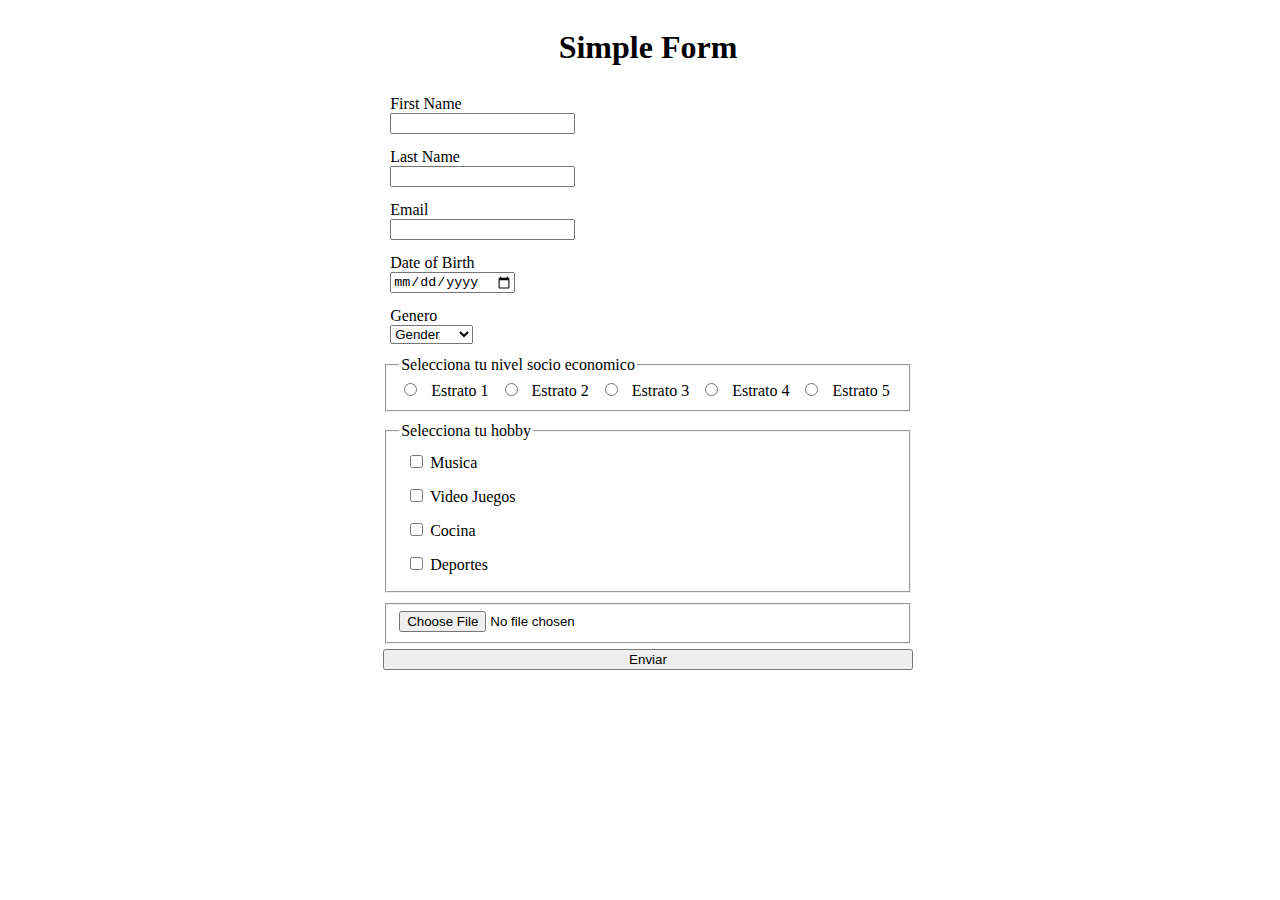
<file: 5-flexbox/index.html>
<!DOCTYPE html>
<html lang="en">
  <head>
    <meta charset="UTF-8" />
    <meta name="viewport" content="width=device-width, initial-scale=1.0" />
    <link rel="stylesheet" href="styles.css" />
    <title>Html Form</title>
  </head>
  <body>
    <header><h1>Simple Form</h1></header>
    <main>
      <form>
        <label for="name"
          >First Name <br />
          <input type="text" name="first-name" id="fn" required />
        </label>
        <label for="lastname">
          Last Name <br />
          <input type="text" name="lastname" required
        /></label>
        <label for="email">
          Email <br />
          <input type="email" name="email" required
        /></label>
        <label for="dateOfBirth">
          Date of Birth <br />
          <input type="date" name="date" required
        /></label>

        <label for="gender">
          Genero <br />
          <select name="gender">
            <option value="default">Gender</option>
            <option value="Femenino">Femenino</option>
            <option value="Masculino">Masculino</option>
          </select>
        </label>

        <fieldset>
          <legend>Selecciona tu nivel socio economico</legend>
          <input type="radio" name="estrato" required />
          <label for="estrato1"> Estrato 1 </label>
          <input type="radio" name="" id="estrato2" required />
          <label for="estrato2"> Estrato 2</label>
          <input type="radio" name="" id="estrato3" required />
          <label for="estrato3"> Estrato 3</label>
          <input type="radio" name="" id="estrato4" required />
          <label for="estrato4"> Estrato 4</label>
          <input type="radio" name="" id="estrato5" required />
          <label for="estrato5"> Estrato 5</label>
        </fieldset>
        <fieldset class="hobbies">
          <legend>Selecciona tu hobby</legend>
          <label for="hobby1">
            <input type="checkbox" name="hobby1" id="hobby1" required />
            Musica</label
          >
          <label for="hobby2"
            ><input type="checkbox" name="hobby2" id="hobby2" required /> Video
            Juegos</label
          >
          <label for="hobby3"
            ><input type="checkbox" name="hobby3" id="hobby3" required />
            Cocina</label
          >
          <label for="hobby4"
            ><input type="checkbox" name="hobby4" id="hobby4" required />
            Deportes</label
          >
        </fieldset>
        <fieldset>
          <input type="file" name="searchFile" id="searchFile" required />
        </fieldset>
        <button type="submit">Enviar</button>
      </form>
    </main>
  </body>
</html>
</file>
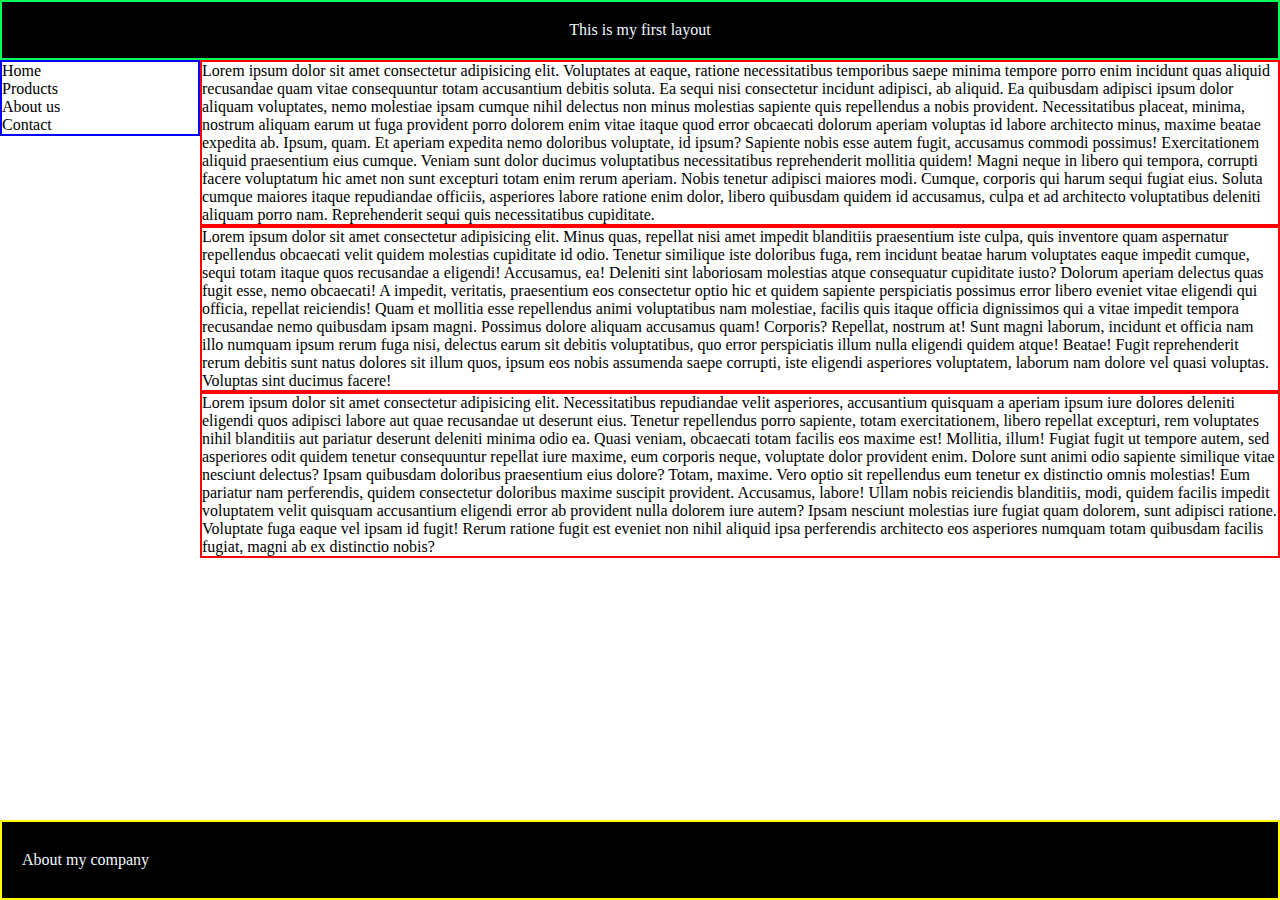
<file: 2-positioning/positioning.html>
<!DOCTYPE html>
<html lang="en">
  <head>
    <meta charset="UTF-8" />
    <meta name="viewport" content="width=device-width, initial-scale=1.0" />
    <link rel="stylesheet" href="styles.css" />
    <title>Positioning</title>
  </head>
  <body>
    <header>This is my first layout</header>
    <div class="wrapper">
      <nav>
        <ul>
          <li>Home</li>
          <li>Products</li>
          <li>About us</li>
          <li>Contact</li>
        </ul>
      </nav>
      <main>
        <section>
          Lorem ipsum dolor sit amet consectetur adipisicing elit. Voluptates at
          eaque, ratione necessitatibus temporibus saepe minima tempore porro
          enim incidunt quas aliquid recusandae quam vitae consequuntur totam
          accusantium debitis soluta. Ea sequi nisi consectetur incidunt
          adipisci, ab aliquid. Ea quibusdam adipisci ipsum dolor aliquam
          voluptates, nemo molestiae ipsam cumque nihil delectus non minus
          molestias sapiente quis repellendus a nobis provident. Necessitatibus
          placeat, minima, nostrum aliquam earum ut fuga provident porro dolorem
          enim vitae itaque quod error obcaecati dolorum aperiam voluptas id
          labore architecto minus, maxime beatae expedita ab. Ipsum, quam. Et
          aperiam expedita nemo doloribus voluptate, id ipsum? Sapiente nobis
          esse autem fugit, accusamus commodi possimus! Exercitationem aliquid
          praesentium eius cumque. Veniam sunt dolor ducimus voluptatibus
          necessitatibus reprehenderit mollitia quidem! Magni neque in libero
          qui tempora, corrupti facere voluptatum hic amet non sunt excepturi
          totam enim rerum aperiam. Nobis tenetur adipisci maiores modi. Cumque,
          corporis qui harum sequi fugiat eius. Soluta cumque maiores itaque
          repudiandae officiis, asperiores labore ratione enim dolor, libero
          quibusdam quidem id accusamus, culpa et ad architecto voluptatibus
          deleniti aliquam porro nam. Reprehenderit sequi quis necessitatibus
          cupiditate.
        </section>
        <section>
          Lorem ipsum dolor sit amet consectetur adipisicing elit. Minus quas,
          repellat nisi amet impedit blanditiis praesentium iste culpa, quis
          inventore quam aspernatur repellendus obcaecati velit quidem molestias
          cupiditate id odio. Tenetur similique iste doloribus fuga, rem
          incidunt beatae harum voluptates eaque impedit cumque, sequi totam
          itaque quos recusandae a eligendi! Accusamus, ea! Deleniti sint
          laboriosam molestias atque consequatur cupiditate iusto? Dolorum
          aperiam delectus quas fugit esse, nemo obcaecati! A impedit,
          veritatis, praesentium eos consectetur optio hic et quidem sapiente
          perspiciatis possimus error libero eveniet vitae eligendi qui officia,
          repellat reiciendis! Quam et mollitia esse repellendus animi
          voluptatibus nam molestiae, facilis quis itaque officia dignissimos
          qui a vitae impedit tempora recusandae nemo quibusdam ipsam magni.
          Possimus dolore aliquam accusamus quam! Corporis? Repellat, nostrum
          at! Sunt magni laborum, incidunt et officia nam illo numquam ipsum
          rerum fuga nisi, delectus earum sit debitis voluptatibus, quo error
          perspiciatis illum nulla eligendi quidem atque! Beatae! Fugit
          reprehenderit rerum debitis sunt natus dolores sit illum quos, ipsum
          eos nobis assumenda saepe corrupti, iste eligendi asperiores
          voluptatem, laborum nam dolore vel quasi voluptas. Voluptas sint
          ducimus facere!
        </section>
        <section>
          Lorem ipsum dolor sit amet consectetur adipisicing elit.
          Necessitatibus repudiandae velit asperiores, accusantium quisquam a
          aperiam ipsum iure dolores deleniti eligendi quos adipisci labore aut
          quae recusandae ut deserunt eius. Tenetur repellendus porro sapiente,
          totam exercitationem, libero repellat excepturi, rem voluptates nihil
          blanditiis aut pariatur deserunt deleniti minima odio ea. Quasi
          veniam, obcaecati totam facilis eos maxime est! Mollitia, illum!
          Fugiat fugit ut tempore autem, sed asperiores odit quidem tenetur
          consequuntur repellat iure maxime, eum corporis neque, voluptate dolor
          provident enim. Dolore sunt animi odio sapiente similique vitae
          nesciunt delectus? Ipsam quibusdam doloribus praesentium eius dolore?
          Totam, maxime. Vero optio sit repellendus eum tenetur ex distinctio
          omnis molestias! Eum pariatur nam perferendis, quidem consectetur
          doloribus maxime suscipit provident. Accusamus, labore! Ullam nobis
          reiciendis blanditiis, modi, quidem facilis impedit voluptatem velit
          quisquam accusantium eligendi error ab provident nulla dolorem iure
          autem? Ipsam nesciunt molestias iure fugiat quam dolorem, sunt
          adipisci ratione. Voluptate fuga eaque vel ipsam id fugit! Rerum
          ratione fugit est eveniet non nihil aliquid ipsa perferendis
          architecto eos asperiores numquam totam quibusdam facilis fugiat,
          magni ab ex distinctio nobis?
        </section>
      </main>
    </div>
    <footer>About my company</footer>
  </body>
</html>
</file>
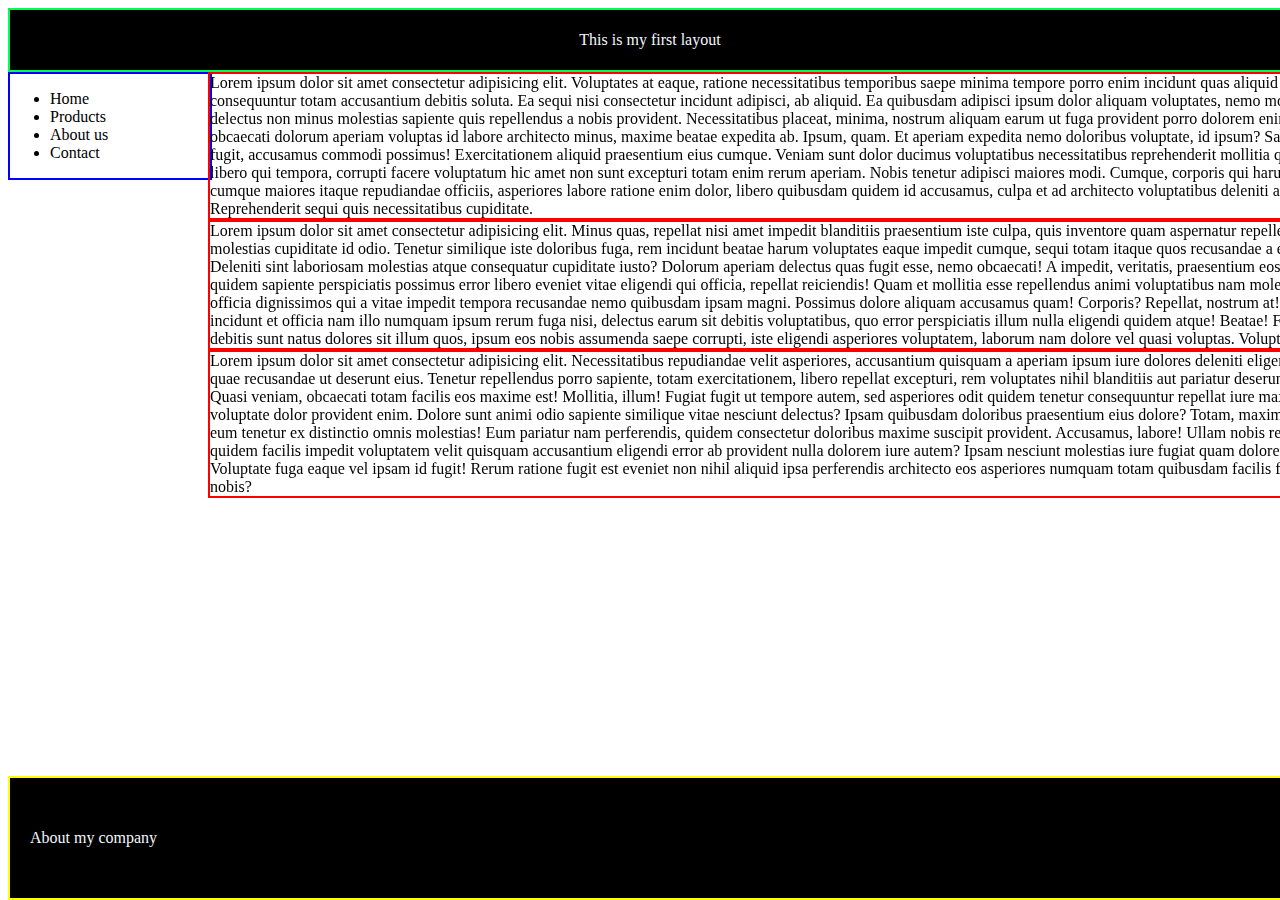
<file: 3-box-model/box-model.html>
<!DOCTYPE html>
<html lang="en">
  <head>
    <meta charset="UTF-8" />
    <meta name="viewport" content="width=device-width, initial-scale=1.0" />
    <link rel="stylesheet" href="styles.css" />
    <title>Box Model</title>
  </head>
  <body>
    <header>This is my first layout</header>
    <div class="wrapper">
      <nav>
        <ul>
          <li>Home</li>
          <li>Products</li>
          <li>About us</li>
          <li>Contact</li>
        </ul>
      </nav>
      <main>
        <section>
          Lorem ipsum dolor sit amet consectetur adipisicing elit. Voluptates at
          eaque, ratione necessitatibus temporibus saepe minima tempore porro
          enim incidunt quas aliquid recusandae quam vitae consequuntur totam
          accusantium debitis soluta. Ea sequi nisi consectetur incidunt
          adipisci, ab aliquid. Ea quibusdam adipisci ipsum dolor aliquam
          voluptates, nemo molestiae ipsam cumque nihil delectus non minus
          molestias sapiente quis repellendus a nobis provident. Necessitatibus
          placeat, minima, nostrum aliquam earum ut fuga provident porro dolorem
          enim vitae itaque quod error obcaecati dolorum aperiam voluptas id
          labore architecto minus, maxime beatae expedita ab. Ipsum, quam. Et
          aperiam expedita nemo doloribus voluptate, id ipsum? Sapiente nobis
          esse autem fugit, accusamus commodi possimus! Exercitationem aliquid
          praesentium eius cumque. Veniam sunt dolor ducimus voluptatibus
          necessitatibus reprehenderit mollitia quidem! Magni neque in libero
          qui tempora, corrupti facere voluptatum hic amet non sunt excepturi
          totam enim rerum aperiam. Nobis tenetur adipisci maiores modi. Cumque,
          corporis qui harum sequi fugiat eius. Soluta cumque maiores itaque
          repudiandae officiis, asperiores labore ratione enim dolor, libero
          quibusdam quidem id accusamus, culpa et ad architecto voluptatibus
          deleniti aliquam porro nam. Reprehenderit sequi quis necessitatibus
          cupiditate.
        </section>
        <section>
          Lorem ipsum dolor sit amet consectetur adipisicing elit. Minus quas,
          repellat nisi amet impedit blanditiis praesentium iste culpa, quis
          inventore quam aspernatur repellendus obcaecati velit quidem molestias
          cupiditate id odio. Tenetur similique iste doloribus fuga, rem
          incidunt beatae harum voluptates eaque impedit cumque, sequi totam
          itaque quos recusandae a eligendi! Accusamus, ea! Deleniti sint
          laboriosam molestias atque consequatur cupiditate iusto? Dolorum
          aperiam delectus quas fugit esse, nemo obcaecati! A impedit,
          veritatis, praesentium eos consectetur optio hic et quidem sapiente
          perspiciatis possimus error libero eveniet vitae eligendi qui officia,
          repellat reiciendis! Quam et mollitia esse repellendus animi
          voluptatibus nam molestiae, facilis quis itaque officia dignissimos
          qui a vitae impedit tempora recusandae nemo quibusdam ipsam magni.
          Possimus dolore aliquam accusamus quam! Corporis? Repellat, nostrum
          at! Sunt magni laborum, incidunt et officia nam illo numquam ipsum
          rerum fuga nisi, delectus earum sit debitis voluptatibus, quo error
          perspiciatis illum nulla eligendi quidem atque! Beatae! Fugit
          reprehenderit rerum debitis sunt natus dolores sit illum quos, ipsum
          eos nobis assumenda saepe corrupti, iste eligendi asperiores
          voluptatem, laborum nam dolore vel quasi voluptas. Voluptas sint
          ducimus facere!
        </section>
        <section>
          Lorem ipsum dolor sit amet consectetur adipisicing elit.
          Necessitatibus repudiandae velit asperiores, accusantium quisquam a
          aperiam ipsum iure dolores deleniti eligendi quos adipisci labore aut
          quae recusandae ut deserunt eius. Tenetur repellendus porro sapiente,
          totam exercitationem, libero repellat excepturi, rem voluptates nihil
          blanditiis aut pariatur deserunt deleniti minima odio ea. Quasi
          veniam, obcaecati totam facilis eos maxime est! Mollitia, illum!
          Fugiat fugit ut tempore autem, sed asperiores odit quidem tenetur
          consequuntur repellat iure maxime, eum corporis neque, voluptate dolor
          provident enim. Dolore sunt animi odio sapiente similique vitae
          nesciunt delectus? Ipsam quibusdam doloribus praesentium eius dolore?
          Totam, maxime. Vero optio sit repellendus eum tenetur ex distinctio
          omnis molestias! Eum pariatur nam perferendis, quidem consectetur
          doloribus maxime suscipit provident. Accusamus, labore! Ullam nobis
          reiciendis blanditiis, modi, quidem facilis impedit voluptatem velit
          quisquam accusantium eligendi error ab provident nulla dolorem iure
          autem? Ipsam nesciunt molestias iure fugiat quam dolorem, sunt
          adipisci ratione. Voluptate fuga eaque vel ipsam id fugit! Rerum
          ratione fugit est eveniet non nihil aliquid ipsa perferendis
          architecto eos asperiores numquam totam quibusdam facilis fugiat,
          magni ab ex distinctio nobis?
        </section>
      </main>
    </div>
    <footer>About my company</footer>
  </body>
</html>
</file>
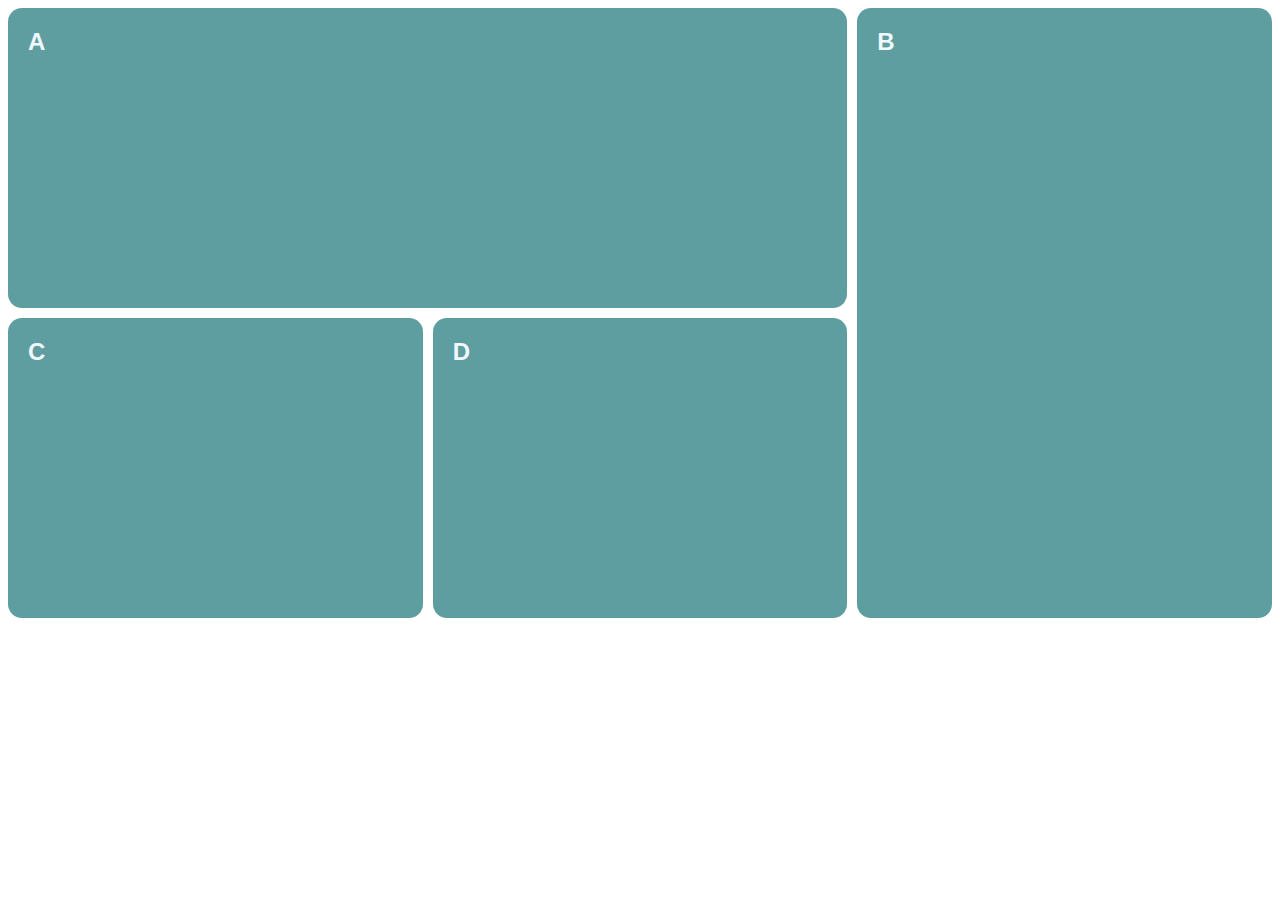
<file: 4-css-grid/grid.html>
<!DOCTYPE html>
<html lang="en">
  <head>
    <meta charset="UTF-8" />
    <meta http-equiv="X-UA-Compatible" content="IE=edge" />
    <meta name="viewport" content="width=device-width, initial-scale=1.0" />
    <link rel="stylesheet" href="styles.css" />
    <title>Grid</title>
  </head>
  <body class="grid">
    <div class="item item1">A</div>
    <div class="item item2">B</div>
    <div class="item item3">C</div>
    <div class="item item4">D</div>
  </body>
</html>
</file>
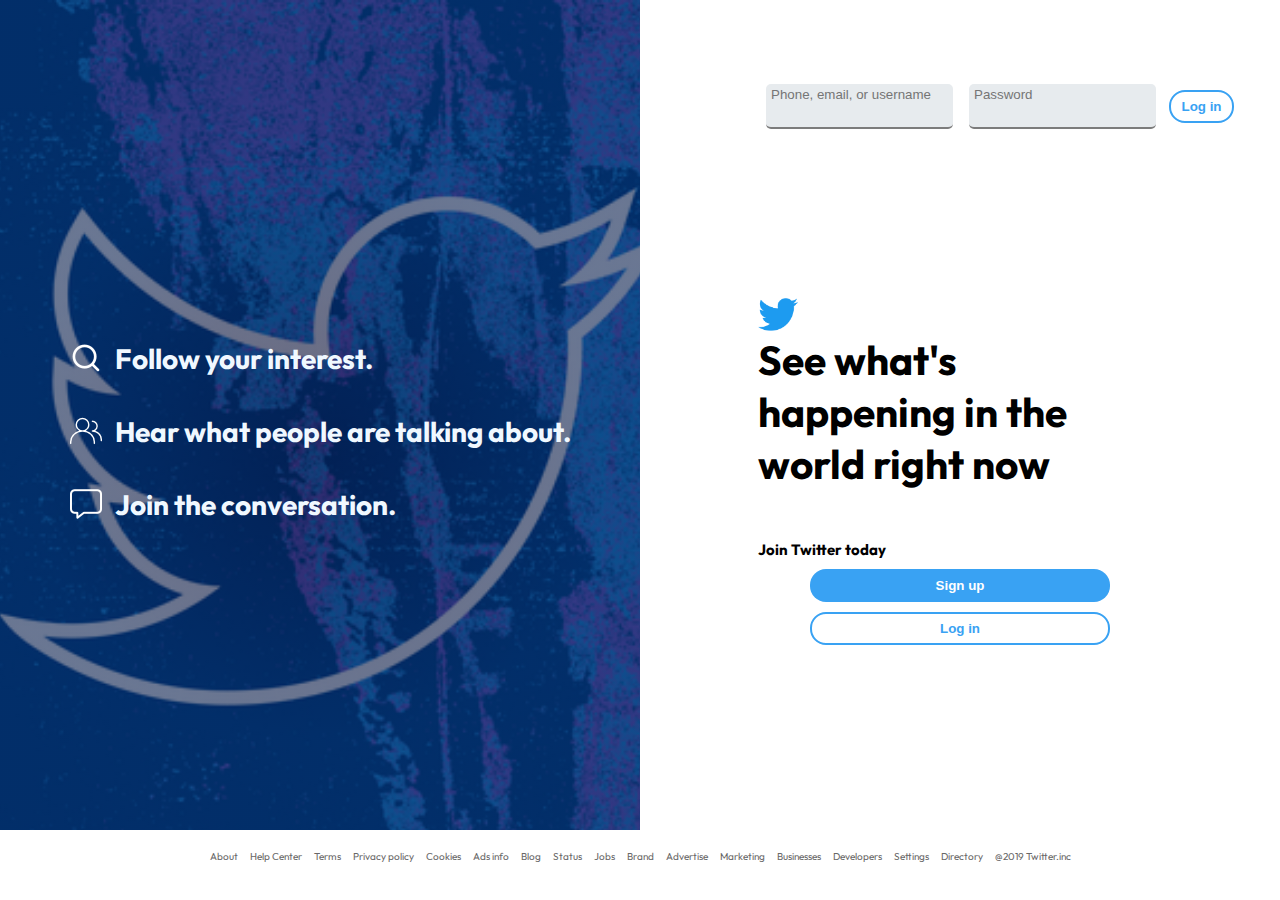
<file: 7-layouts/layouts.html>
<!DOCTYPE html>
<html lang="en">
  <head>
    <meta charset="UTF-8" />
    <meta http-equiv="X-UA-Compatible" content="IE=edge" />
    <meta name="viewport" content="width=device-width, initial-scale=1.0" />
    <link rel="preconnect" href="https://fonts.googleapis.com" />
    <link rel="preconnect" href="https://fonts.gstatic.com" crossorigin />
    <link
      href="https://fonts.googleapis.com/css2?family=Inter:wght@100;300;400;700&family=Outfit:wght@200;400;600&display=swap"
      rel="stylesheet"
    />
    <link rel="stylesheet" href="styles.css" />
    <title>Twitter</title>
  </head>
  <body>
    <main>
      <section class="login">
        <div class="login__main">
          <div class="login-optional">
            <form class="login-optional__form">
              <input
                type="text"
                name="user"
                placeholder="Phone, email, or username"
                class="login-optional__form-input"
              />
              <input
                type="password"
                name="password"
                placeholder="Password"
                class="login-optional__form-input"
              />
              <button class="button--login button">Log in</button>
            </form>
          </div>
          <div class="login__icon">
            <img src="./assets/icont-twitter.png" alt="Twitter Icon" />
          </div>
          <h1 class="login__title">
            See what's happening in the world right now
          </h1>
          <div class="login__button">
            <h2>Join Twitter today</h2>

            <button class="button--signup button">Sign up</button>
            <button class="button--login button">Log in</button>
          </div>
        </div>
      </section>
      <section class="description">
        <div class="description__wrapper">
          <ul class="description__list">
            <li class="description__list--item">
              <img src="./assets/search.png" alt="Icon search" />
              <h3>Follow your interest.</h3>
            </li>
            <li class="description__list--item">
              <img src="./assets/user.png" alt="Icon users" />
              <h3>Hear what people are talking about.</h3>
            </li>
            <li class="description__list--item">
              <img src="./assets/message.png" alt="Icon message" />
              <h3>Join the conversation.</h3>
            </li>
          </ul>
        </div>
      </section>
    </main>
    <footer class="footer">
      <section class="footer__buttons">
        <button class="button--signup button">Sign up</button>
        <button class="button--login button">Log in</button>
      </section>
      <div class="footer__links">
        <a href="#" class="link" target="_blank">About</a>
        <a href="#" class="link" target="_blank">Help Center</a>
        <a href="#" class="link" target="_blank">Terms</a>
        <a href="#" class="link" target="_blank">Privacy policy</a>
        <a href="#" class="link" target="_blank">Cookies</a>
        <a href="#" class="link" target="_blank">Ads info</a>
        <a href="#" class="link" target="_blank">Blog</a>
        <a href="#" class="link" target="_blank">Status</a>
        <a href="#" class="link" target="_blank">Jobs</a>
        <a href="#" class="link" target="_blank">Brand</a>
        <a href="#" class="link" target="_blank">Advertise</a>
        <a href="#" class="link" target="_blank">Marketing</a>
        <a href="#" class="link" target="_blank">Businesses</a>
        <a href="#" class="link" target="_blank">Developers</a>
        <a href="#" class="link" target="_blank">Settings</a>
        <a href="#" class="link" target="_blank">Directory</a>
        <a href="#" class="link" target="_blank">@2019 Twitter.inc</a>
      </div>
    </footer>
  </body>
</html>
</file>
<file: 5-flexbox/styles.css>
body {
  display: flex;
  flex-direction: column;
  justify-content: center;
  align-items: center;
  width: 100%;
}
form {
  display: flex;
  flex-direction: column;
}
label {
  margin: 7px;
}
.hobbies {
  display: flex;
  flex-direction: column;
}
fieldset {
  margin-block: 5px;
}

@media screen and (min-width: 320px) {
  body {
    background-color: blue;
    color: white;
  }
}

@media screen and (min-width: 600px) {
  body {
    background-color: green;
    color: black;
  }
}

@media screen and (min-width: 1023px) {
  body {
    background-color: white;
    color: black;
  }
}
</file>
<file: 2-positioning/styles.css>
* {
  box-sizing: border-box;
  margin: 0;
  padding: 0;
}

header {
  position: sticky;
  display: flex;
  align-items: center;
  justify-content: center;
  top: 0px;
  border: 2px solid rgb(0, 255, 85);
  color: aliceblue;
  width: 100vw;
  height: 60px;
  text-align: center;
  background-color: black;
}

.wrapper {
  display: flex;
}

nav {
  position: absolute;
  width: 200px;
  border: 2px solid blue;
  z-index: -1;
}

section {
  border: 2px solid red;
  margin-inline-start: 200px;
}

footer {
  position: fixed;
  display: flex;
  align-items: center;
  bottom: 0;
  width: 100vw;
  height: 80px;
  padding: 20px;
  background-color: black;
  color: aliceblue;
  border: 2px solid yellow;
}
</file>
<file: 3-box-model/styles.css>
header {
  position: sticky;
  display: flex;
  align-items: center;
  justify-content: center;
  top: 0px;
  border: 2px solid rgb(0, 255, 85);
  color: aliceblue;
  width: 100vw;
  height: 60px;
  text-align: center;
  background-color: black;
}

.wrapper {
  display: flex;
}

nav {
  position: absolute;
  width: 200px;
  border: 2px solid blue;
  z-index: -1;
}

section {
  border: 2px solid red;
  left: 200px;
  position: relative;
}

footer {
  position: fixed;
  display: flex;
  align-items: center;
  bottom: 0;
  width: 100vw;
  height: 80px;
  padding: 20px;
  background-color: black;
  color: aliceblue;
  border: 2px solid yellow;
}
</file>
<file: 4-css-grid/styles.css>
.grid {
  display: grid;
  grid-template-columns: repeat(3, 1fr);
  grid-template-rows: repeat(2, 300px);
  gap: 10px;
}

.item {
  background-color: cadetblue;
  border-radius: 14px;
  padding: 20px;
  font-family: Arial, Helvetica, sans-serif;
  font-weight: 900;
  font-size: x-large;
  color: aliceblue;
}

.item1 {
  grid-column: 1/3;
}

.item2 {
  grid-column: 3/4;
  grid-row: 1/3;
}
</file>
<file: 7-layouts/styles.css>
* {
  box-sizing: border-box;
  margin: 0;
  padding: 0;
}

html {
  font-size: 62.5%;
  font-family: "Outfit", sans-serif;
  text-align: 1.5;
}

main {
  display: flex;
  flex-direction: column;
}

.login {
  display: flex;
  justify-content: center;
  align-items: center;
  height: 50vh;
  padding: 22px;
}

.description {
  height: 50vh;
  background-image: url("./assets/bg-twitter.jpg");
  background-repeat: no-repeat;
  background-position: center;
  background-size: cover;
}

.login__main {
  padding: 14px;
  max-width: 432px;
}

.login__icon img {
  width: 4rem;
}

.login__title {
  font-size: calc(1.5rem + 2vw);
  font-weight: bold;
}

.login__button {
  margin-block-start: 5rem;
}

.button {
  display: block;
  border-radius: 16px;
  height: 3.3rem;
  margin-block: 10px;
  font-weight: 600;
}

.button--signup {
  background-color: #39a2f3;
  color: white;
  width: 300px;
  border: none;
}

.login__button .button--login {
  margin-inline: auto;
}

.login__button .button--signup {
  margin-inline: auto;
}

.button--login {
  background-color: transparent;
  border: 2px solid #39a2f3;
  width: 300px;
  color: #39a2f3;
}

.description__wrapper {
  display: flex;
  justify-content: center;
  align-items: center;
  width: 100%;
  height: 100%;
  padding: 25px;
  background: rgb(2, 0, 36);
  background: radial-gradient(
    circle,
    rgba(2, 0, 36, 0.5861695019804797) 0%,
    rgba(2, 24, 71, 0.589) 52%
  );
}

.description__list {
  list-style: none;
  font-size: calc(1.5rem + 0.7vw);
  color: aliceblue;
}

.description__list--item {
  display: flex;
  align-items: center;
  margin-block-end: 38px;
}

.description__list img {
  margin-inline-end: 13px;
  filter: invert(100%);
  max-height: 32px;
}

.footer__buttons {
  display: flex;
  justify-content: center;
  align-items: center;
  height: 7rem;
}

.footer__buttons .button--signup,
.footer__buttons .button--login {
  width: 150px;
  margin-inline: 15px;
}

.footer__links {
  width: 100vw;
  height: 7rem;
  background-color: white;
  padding-block: 20px;
  padding-inline: 10px;
  text-align: center;
}

.footer__links .link {
  text-decoration: none;
  color: rgb(104, 103, 103);
  margin-inline: 5px;
}

.login-optional {
  display: none;
}

@media (min-width: 1000px) {
  .login-optional {
    position: relative;
    top: -165px;
    display: flex;
    max-width: 600px;
    margin: 0 auto;
  }

  .login-optional .button--login {
    display: inline;
    width: 65px;
    margin-inline-start: 5px;
  }

  .login-optional__form {
    display: flex;
    justify-content: center;
    align-items: center;
  }

  .login-optional__form-input {
    border: none;
    border-bottom: 2px solid rgb(124 124 124);
    border-radius: 5px;
    height: 45px;
    background-color: rgb(231, 235, 238);
    margin-inline: 8px;
    padding: 5px;
  }

  .login-optional__form-input::placeholder {
    position: relative;
    bottom: 11px;
  }
}

@media screen and (min-width: 700px) {
  main {
    flex-direction: row;
  }
  .login {
    order: 2;
    width: 50vw;
    height: 100vh;
  }
  .description {
    width: 50vw;
    height: 100vh;
  }

  .footer {
    position: fixed;
    bottom: 0;
  }

  .footer__buttons {
    display: none;
  }
}
</file>
